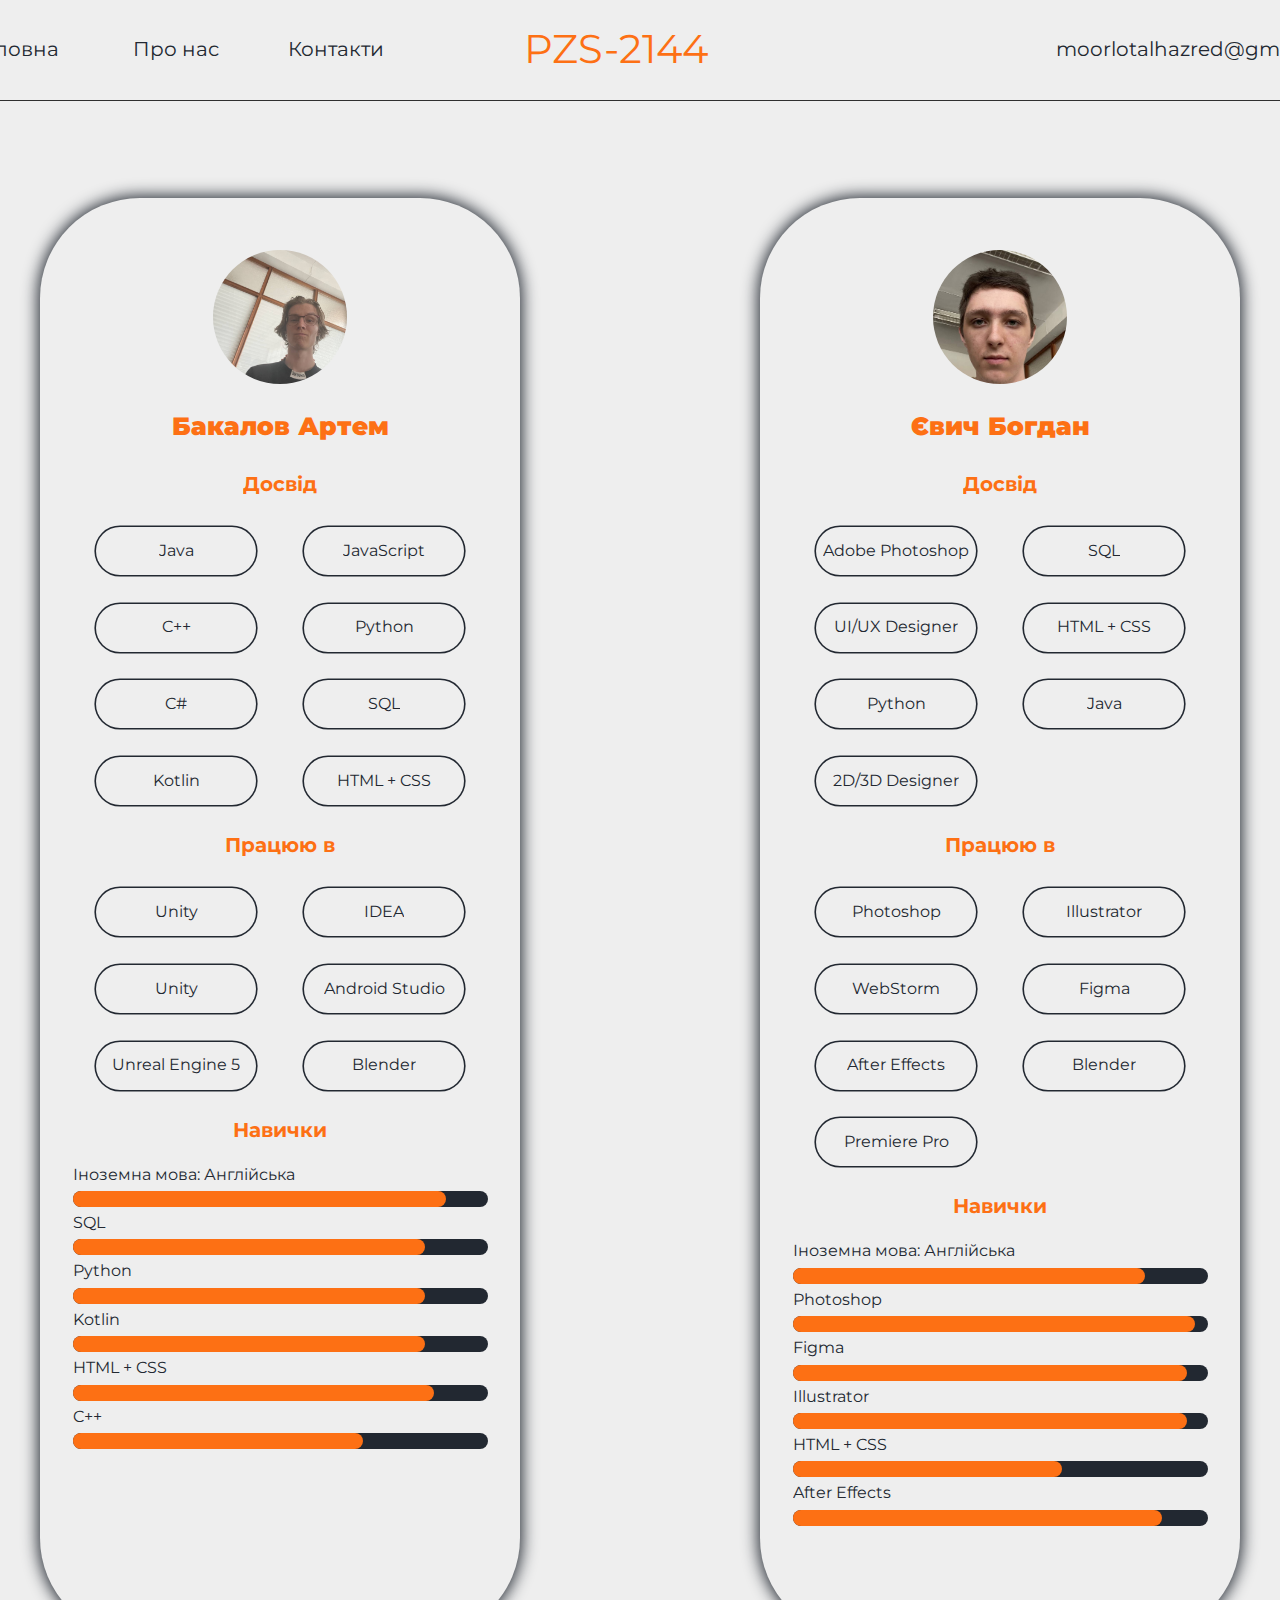
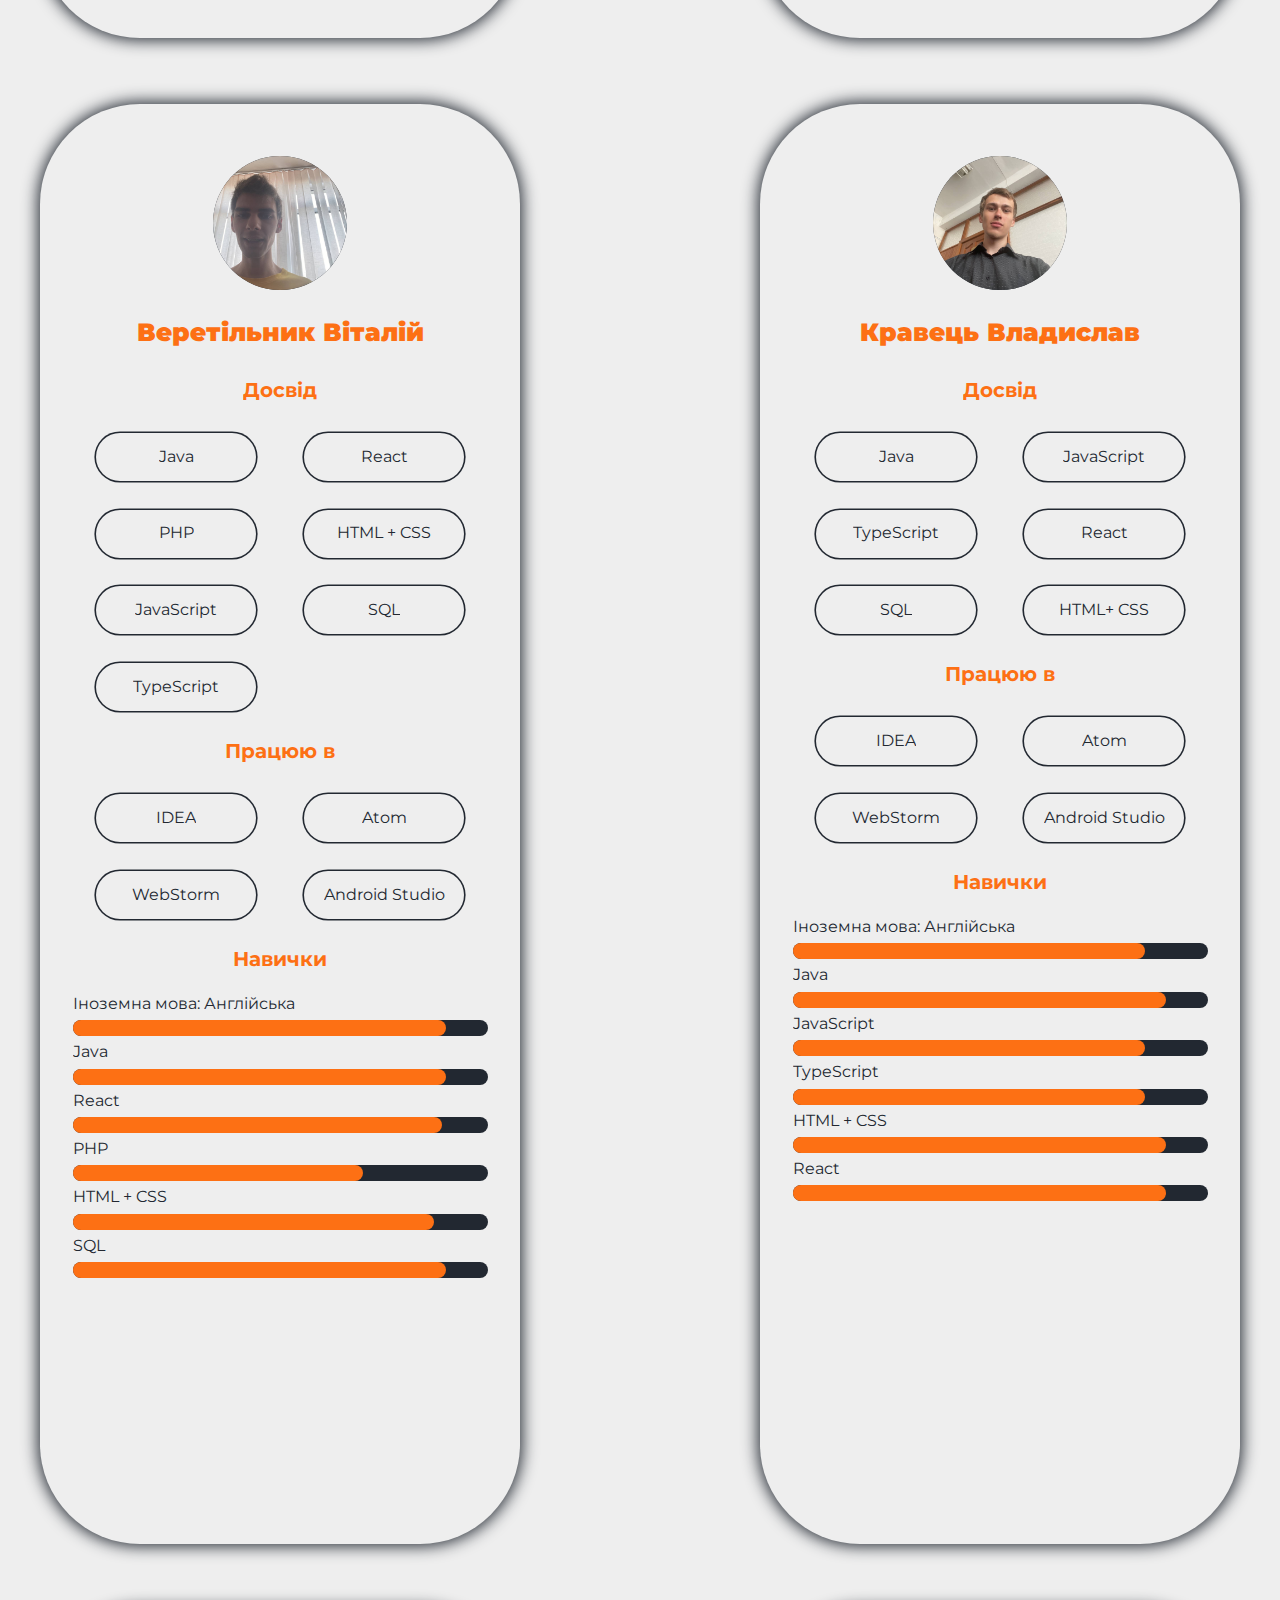
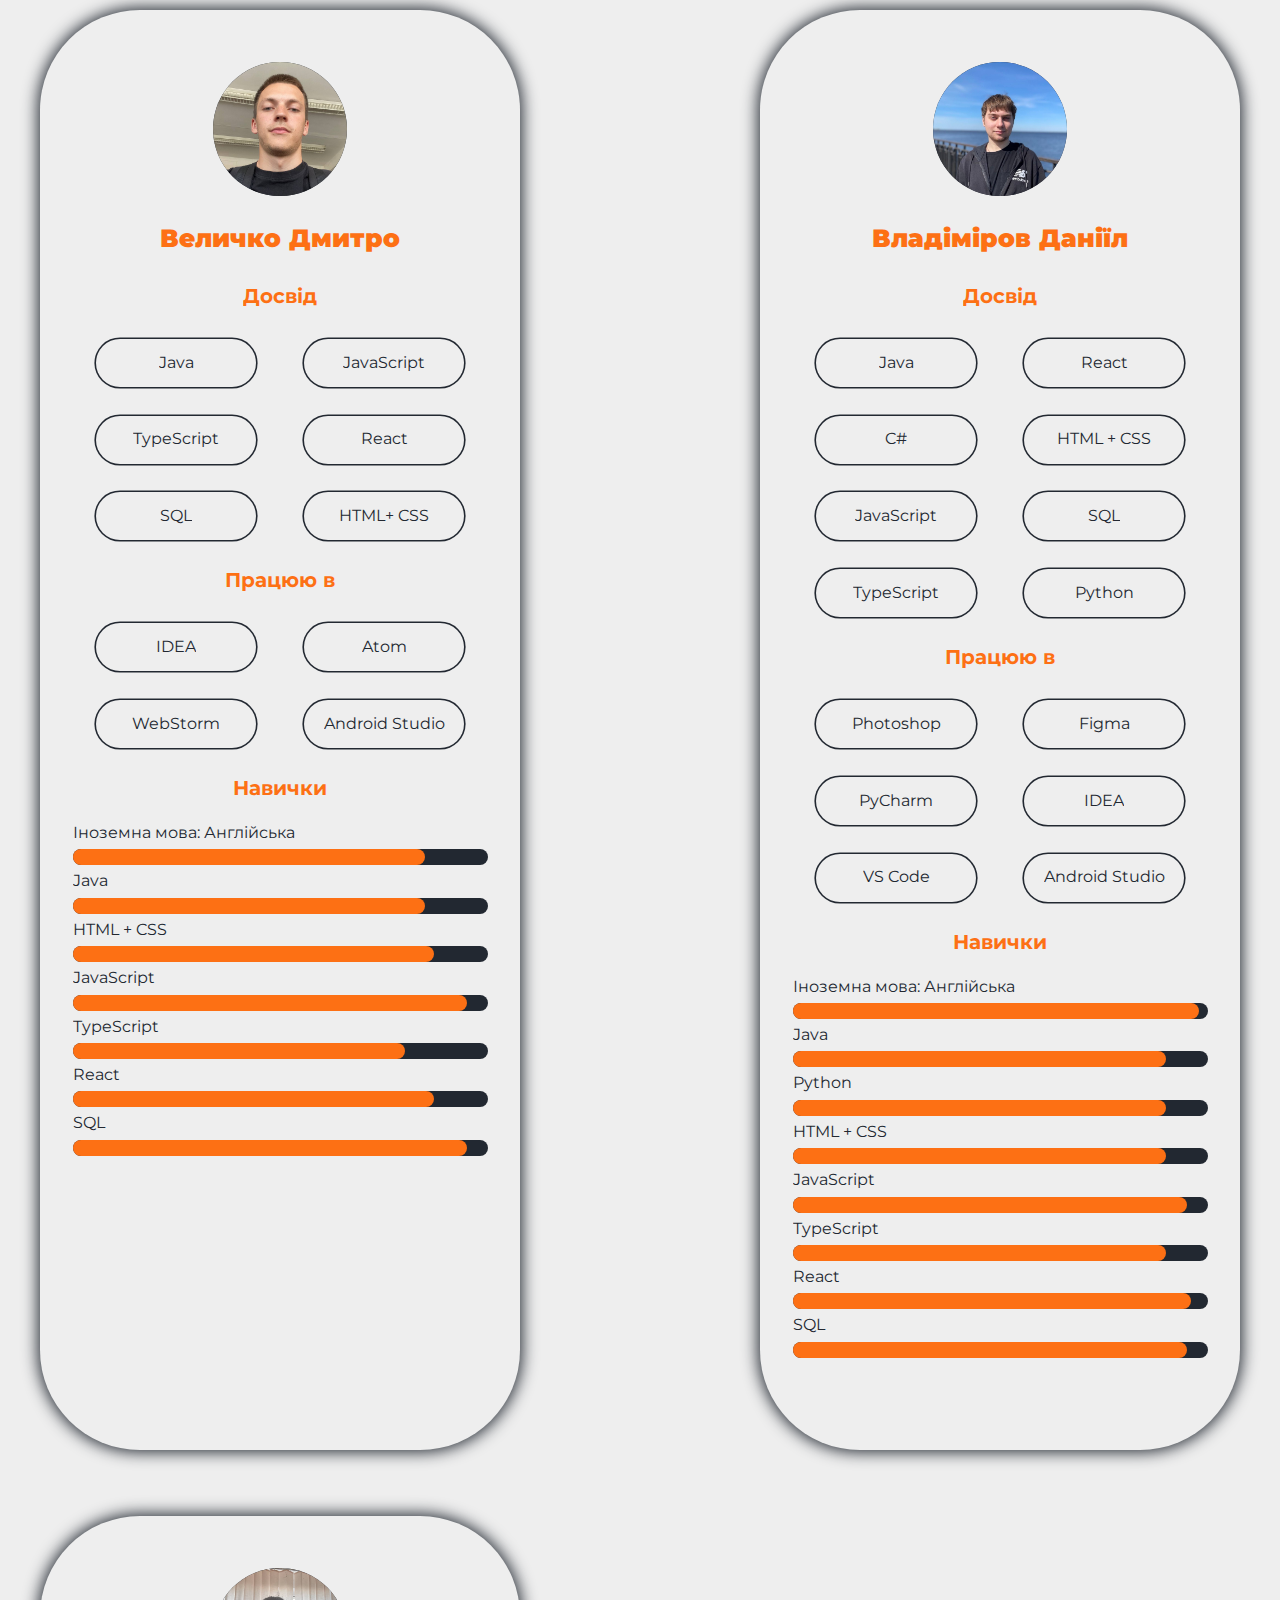
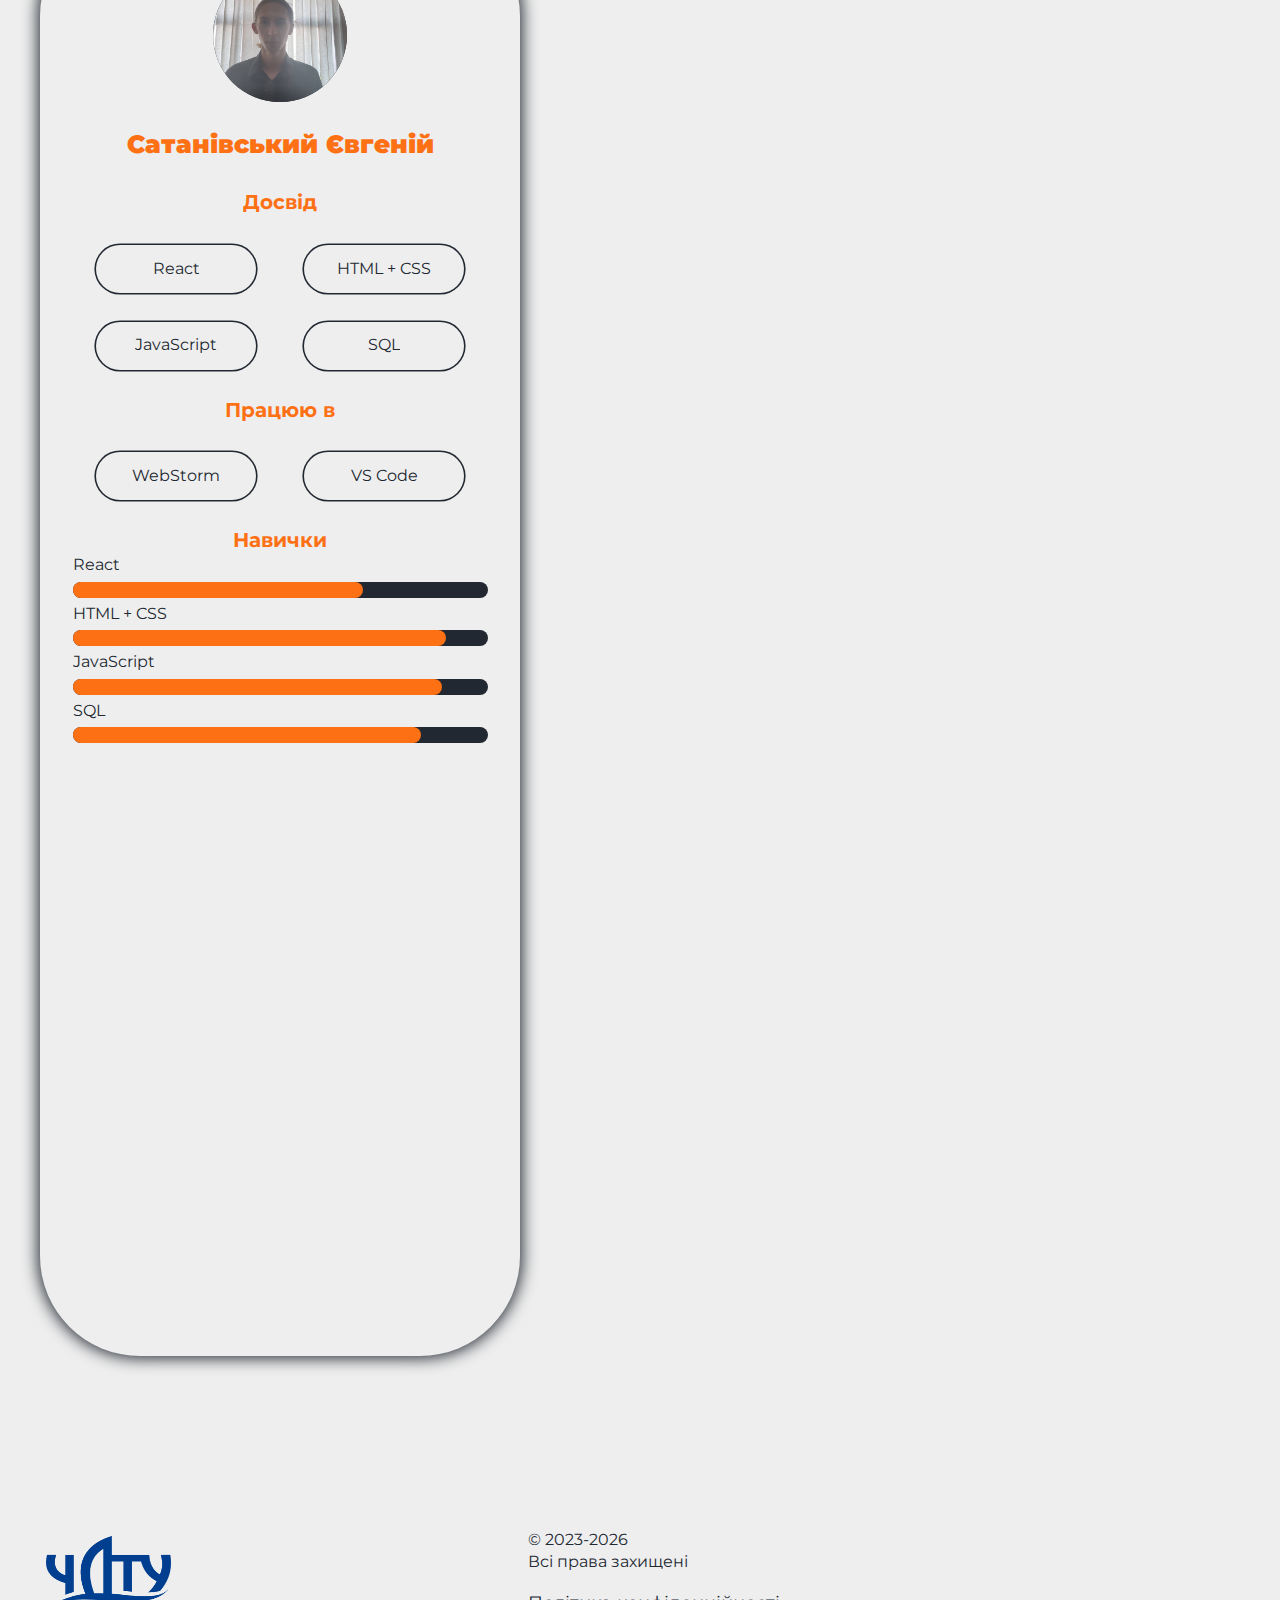
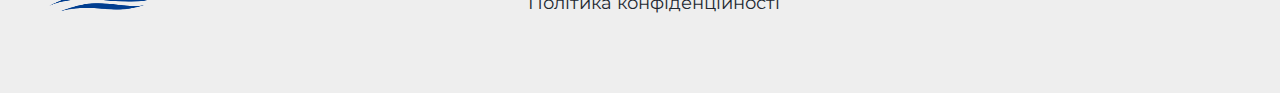
<file: about.html>
<!doctype html>
<html class="no-js" lang="">

<head>
  <meta charset="utf-8">
  <title>Група ПЗС-2144</title>
  <meta name="description" content="">
  <meta name="viewport" content="width=device-width, initial-scale=1">
  <link rel="apple-touch-icon" href="C:/Users/micro/IdeaProjects/Project/img/icon.png">
  <link rel="icon" type="image/x-icon" href="C:/Users/micro/IdeaProjects/Project/img/icon.png">
  <link href='https://fonts.googleapis.com/css?family=Montserrat' rel='stylesheet'>
  <link rel="stylesheet" href="css/normalize.css">
  <link rel="stylesheet" href="css/about.css">
  <link rel="stylesheet" href="css/main.css">

</head>
<!-- =======BODY======== -->
<body>
<!-- =======HEADER======== -->



<script type="text/javascript" src="//translate.google.com/translate_a/element.js?cb=googleTranslateElementInit"></script>
<header class="div-header" id="header">
  <nav>
    <ul class="nav-links">
      <li><a href="index.html">Головна</a></li>
      <li><a href="about.html">Про нас</a></li>
      <li><a href="contacts.html">Контакти</a></li>
      <li><a id="logo" href="">PZS-2144</a></li>
    </ul>
    <div id="google_translate_element"></div>

    <script type="text/javascript">
      function googleTranslateElementInit() {
        new google.translate.TranslateElement({pageLanguage: 'ua'}, 'google_translate_element');
      }
    </script>

    <a href="" class="nav-link">moorlotalhazred@gmail.com</a>  </nav>
</header>
<!-- =======GROUP OF ELEMENTS======== -->
<div class="nav-bar"></div>
<div id="group-1">
  <div class="author-card">
    <img class="author-logo" id="author-logo-0">
    <p class="author-name" id="name-0"><strong>Бакалов Артем</strong></p>
    <p class="author-exp">Досвід</p>
    <div class="author-elem-groups">
      <div class="element"><a>Java</a></div>
      <div class="element"><a>JavaScript</a></div>
      <div class="element"><a>C++</a></div>
      <div class="element"><a>Python</a></div>
      <div class="element"><a>C#</a></div>
      <div class="element"><a>SQL</a></div>
      <div class="element"><a>Kotlin</a></div>
      <div class="element"><a>HTML + CSS</a></div>
    </div>
    <p class="author-workingWith">Працюю в </p>
    <div class="author-elem-groups">
      <div class="element"><a>Unity</a></div>
      <div class="element"><a>IDEA</a></div>
      <div class="element"><a>Unity</a></div>
      <div class="element"><a>Android Studio</a></div>
      <div class="element"><a>Unreal Engine 5</a></div>
      <div class="element"><a>Blender</a></div>
    </div>
    <p class="author-workingWith">Навички </p>
    <div id="skills-0"></div>
  </div>
  <div class="author-card">
    <img class="author-logo" id="author-logo-1">
    <p class="author-name" id="name-1"><strong>Євич Богдан</strong></p>
    <p class="author-exp">Досвід</p>
    <div class="author-elem-groups">
      <div class="element"><a>Adobe Photoshop</a></div>
      <div class="element"><a>SQL</a></div>
      <div class="element"><a>UI/UX Designer</a></div>
      <div class="element"><a>HTML + CSS</a></div>
      <div class="element"><a>Python</a></div>
      <div class="element"><a>Java</a></div>
      <div class="element"><a>2D/3D Designer</a></div>
    </div>
    <p class="author-workingWith">Працюю в </p>
    <div class="author-elem-groups">
      <div class="element"><a>Photoshop</a></div>
      <div class="element"><a>Illustrator</a></div>
      <div class="element"><a>WebStorm</a></div>
      <div class="element"><a>Figma</a></div>
      <div class="element"><a>After Effects</a></div>
      <div class="element"><a>Blender</a></div>
      <div class="element"><a>Premiere Pro</a></div>
    </div>
    <p class="author-workingWith">Навички </p>
    <div id="skills-1"></div>
  </div>
  <div class="author-card">
    <img class="author-logo" id="author-logo-2">
    <p class="author-name" id="name-2"><strong>Веретільник Віталій</strong></p>
    <p class="author-exp">Досвід</p>
    <div class="author-elem-groups">
      <div class="element"><a>Java</a></div>
      <div class="element"><a>React</a></div>
      <div class="element"><a>PHP</a></div>
      <div class="element"><a>HTML + CSS</a></div>
      <div class="element"><a>JavaScript</a></div>
      <div class="element"><a>SQL</a></div>
      <div class="element"><a>TypeScript</a></div>
    </div>
    <p class="author-workingWith">Працюю в </p>
    <div class="author-elem-groups">
      <div class="element"><a>IDEA</a></div>
      <div class="element"><a>Atom</a></div>
      <div class="element"><a>WebStorm</a></div>
      <div class="element"><a>Android Studio</a></div>
    </div>
    <p class="author-workingWith">Навички </p>
    <div id="skills-2"></div>
  </div>
  <div class="author-card">
    <img class="author-logo" id="author-logo-3">
    <p class="author-name" id="name-3"><strong>Кравець Владислав</strong></p>
    <p class="author-exp">Досвід</p>
    <div class="author-elem-groups">
      <div class="element"><a>Java</a></div>
      <div class="element"><a>JavaScript</a></div>
      <div class="element"><a>TypeScript</a></div>
      <div class="element"><a>React</a></div>
      <div class="element"><a>SQL</a></div>
      <div class="element"><a>HTML+ CSS</a></div>
    </div>
    <p class="author-workingWith">Працюю в </p>
    <div class="author-elem-groups">
      <div class="element"><a>IDEA</a></div>
      <div class="element"><a>Atom</a></div>
      <div class="element"><a>WebStorm</a></div>
      <div class="element"><a>Android Studio</a></div>
    </div>
    <p class="author-workingWith">Навички </p>
    <div id="skills-3"></div>
  </div>
  <div class="author-card">
    <img class="author-logo" id="author-logo-4">
    <p class="author-name" id="name-4"><strong>Величко Дмитро</strong></p>
    <p class="author-exp">Досвід</p>
    <div class="author-elem-groups">
      <div class="element"><a>Java</a></div>
      <div class="element"><a>JavaScript</a></div>
      <div class="element"><a>TypeScript</a></div>
      <div class="element"><a>React</a></div>
      <div class="element"><a>SQL</a></div>
      <div class="element"><a>HTML+ CSS</a></div>
    </div>
    <p class="author-workingWith">Працюю в </p>
    <div class="author-elem-groups">
      <div class="element"><a>IDEA</a></div>
      <div class="element"><a>Atom</a></div>
      <div class="element"><a>WebStorm</a></div>
      <div class="element"><a>Android Studio</a></div>
    </div>
    <p class="author-workingWith">Навички </p>
    <div id="skills-4"></div>
  </div>
  <div class="author-card">
    <img class="author-logo" id="author-logo-5">
    <p class="author-name" id="name-5"><strong>Владіміров Даніїл</strong></p>
    <p class="author-exp">Досвід</p>
    <div class="author-elem-groups">
      <div class="element"><a>Java</a></div>
      <div class="element"><a>React</a></div>
      <div class="element"><a>C#</a></div>
      <div class="element"><a>HTML + CSS</a></div>
      <div class="element"><a>JavaScript</a></div>
      <div class="element"><a>SQL</a></div>
      <div class="element"><a>TypeScript</a></div>
      <div class="element"><a>Python</a></div>
    </div>
    <p class="author-workingWith">Працюю в </p>
    <div class="author-elem-groups">
      <div class="element"><a>Photoshop</a></div>
      <div class="element"><a>Figma</a></div>
      <div class="element"><a>PyCharm</a></div>
      <div class="element"><a>IDEA</a></div>
      <div class="element"><a>VS Code</a></div>
      <div class="element"><a>Android Studio</a></div>
    </div>
    <p class="author-workingWith">Навички </p>
    <div id="skills-5"></div>
  </div>

  <div class="author-card">
    <img class="author-logo" id="author-logo-6">
    <p class="author-name" id="name-5"><strong>Сатанівський Євгеній</strong></p>
    <p class="author-exp">Досвід</p>
    <div class="author-elem-groups">
      <div class="element"><a>React</a></div>
      <div class="element"><a>HTML + CSS</a></div>
      <div class="element"><a>JavaScript</a></div>
      <div class="element"><a>SQL</a></div>
    </div>
    <p class="author-workingWith">Працюю в </p>
    <div class="author-elem-groups">
      <div class="element"><a>WebStorm</a></div>
      <div class="element"><a>VS Code</a></div>
    </div>
    <p class="author-workingWith">Навички </p>
    <div id="skills-6"></div>
  </div>
  </div>

</div>
<!-- =======FOOTER======== -->
<footer class="footer">
  <div class="footer-element-logo">
    <img id="footer-logo">
  </div>
  <div class="footer-element-data">
    <p id="f-el-d-1">
      © 2023-2026<br>
      Всі права захищені
    </p>
    <p id="f-el-d-2">
      Політика конфіденційності
    </p>
  </div>
  <div class="footer-element-empty">

  </div>
  <div class="footer-element-onTop" id="to-top">
    <a>
      Телепортуватись у гору >
    </a>
  </div>
</footer>
</body>
<script src="js/footer-main-teleport.js"></script>
<script src="js/aboutUs-stats.js"></script>
</html>
</file>
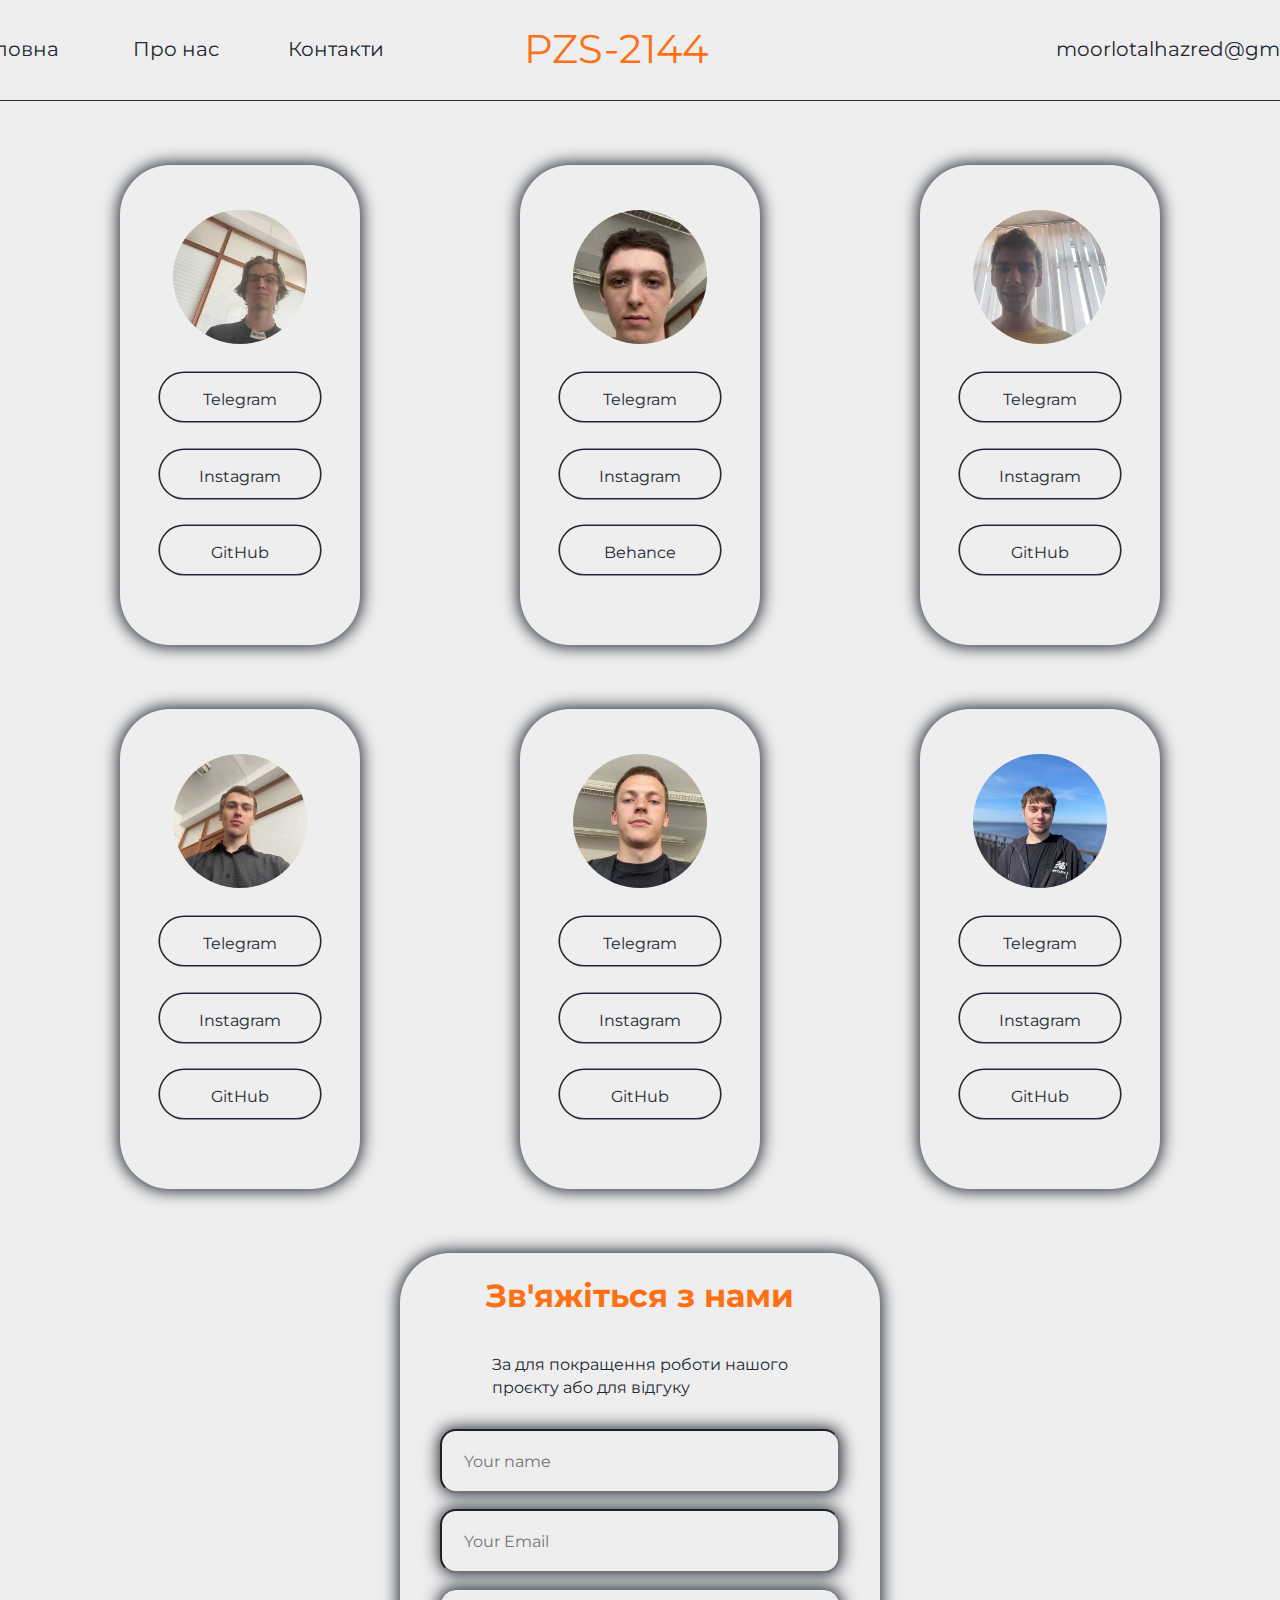
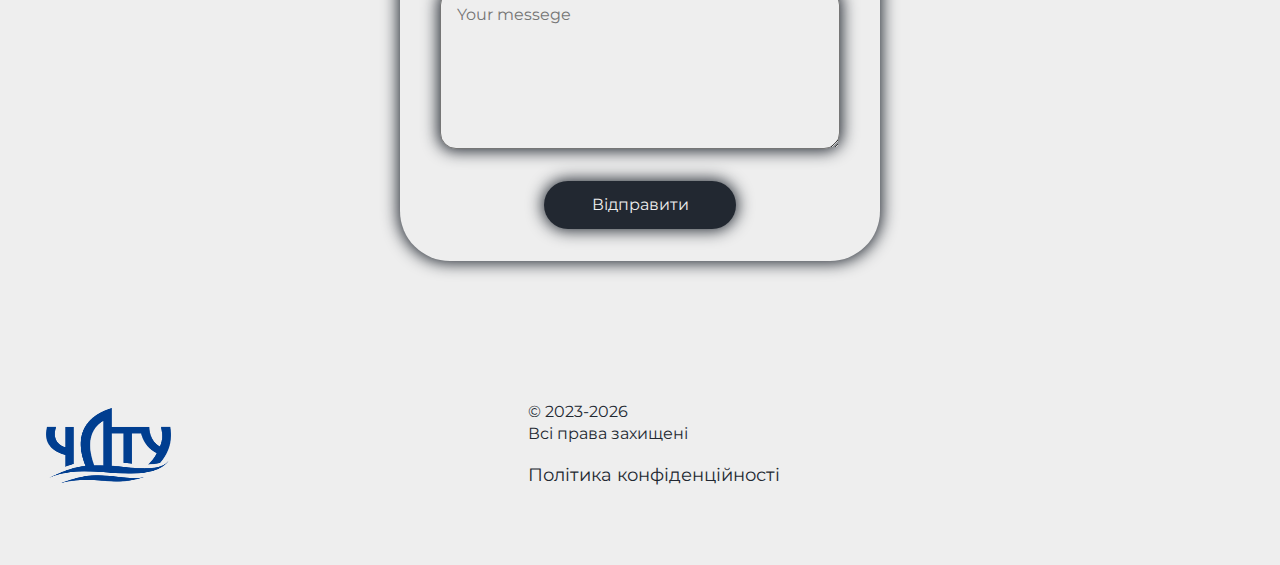
<file: contacts.html>
<!doctype html>
<html class="no-js" lang="">

<head>
  <meta charset="utf-8">
  <title>Група ПЗС-2144</title>
  <meta name="description" content="">
  <meta name="viewport" content="width=device-width, initial-scale=1">
  <script type="text/javascript" src="//translate.google.com/translate_a/element.js?cb=googleTranslateElementInit"></script>

  <link rel="apple-touch-icon" href="C:/Users/micro/IdeaProjects/Project/img/icon.png">
  <link rel="icon" type="image/x-icon" href="C:/Users/micro/IdeaProjects/Project/img/icon.png">
  <link href='https://fonts.googleapis.com/css?family=Montserrat' rel='stylesheet'>
  <link rel="stylesheet" href="css/normalize.css">
  <link rel="stylesheet" href="css/contacts.css">
  <link rel="stylesheet" href="css/main.css">

</head>
<!-- =======BODY======== -->
<body>
<!-- =======HEADER======== -->
<header class="div-header" id="header">
  <nav>
    <ul class="nav-links">
      <li><a href="index.html">Головна</a></li>
      <li><a href="about.html">Про нас</a></li>
      <li><a href="contacts.html">Контакти</a></li>
      <li><a id="logo" href="">PZS-2144</a></li>
    </ul>
    <div id="google_translate_element"></div>

    <script type="text/javascript">
      function googleTranslateElementInit() {
        new google.translate.TranslateElement({pageLanguage: 'ua'}, 'google_translate_element');
      }
    </script>

    <a href="" class="nav-link">moorlotalhazred@gmail.com</a>  </nav>
</header>
<!-- =======GROUP OF ELEMENTS======== -->
<div class="nav-bar"></div>
<div id="group-1">
  <div class="table" id="group-1-0">
    <img id="author-logo-0">
    <div class="button"><a href="https://t.me/Rusni_3_14z_da">Telegram</a></div>
    <div class="button"><a href="https://www.instagram.com/unique.ill">Instagram</a></div>
    <div class="button"><a href="https://github.com/MOORLOT">GitHub</a></div>
  </div>
  <div class="table" id="group-1-1">
    <img id="author-logo-1">
    <div class="button"><a href="https://t.me/V4ldem4r">Telegram</a></div>
    <div class="button"><a href="https://www.instagram.com/unique.ill/">Instagram</a></div>
    <div class="button"><a href="https://www.behance.net/bogdanevich">Behance</a></div>
  </div>
  <div class="table" id="group-1-2">
    <img id="author-logo-2">
    <div class="button"><a href="https://t.me/Holscore">Telegram</a></div>
    <div class="button"><a href="https://www.instagram.com">Instagram</a></div>
    <div class="button"><a href="https://github.com/hollli">GitHub</a></div>
  </div>
  <div class="table" id="group-1-3">
    <img id="author-logo-3">
    <div class="button"><a href="https://t.me/velychko21">Telegram</a></div>
    <div class="button"><a href="https://www.instagram.com">Instagram</a></div>
    <div class="button"><a href="https://github.com/Velychko19">GitHub</a></div>
  </div>
  <div class="table" id="group-1-4">
    <img id="author-logo-4">
    <div class="button"><a href="https://t.me/vlad_kravets12">Telegram</a></div>
    <div class="button"><a href="https://www.instagram.com">Instagram</a></div>
    <div class="button"><a href="https://github.com/VladislavKravets">GitHub</a></div>
  </div>
  <div class="table" id="group-1-5">
    <img id="author-logo-5">
    <div class="button"><a href="https://t.me/ButerSurname">Telegram</a></div>
    <div class="button"><a href="https://www.instagram.com">Instagram</a></div>
    <div class="button"><a href="https://github.com//DanilVladimirov">GitHub</a></div>
  </div>
  <div></div>
  <div class="table" id="group-1-6">
    <h1>Зв'яжіться з нами</h1>
    <p>За для покращення роботи нашого<br>
      проєкту або для відгуку</p>
    <div class="fcf-body">
      <div id="fcf-form">
        <script src="js/footer-main-teleport.js"></script>

        <form id="fcf-form-id" class="fcf-form-class" method="POST"  action="https://formspree.io/f/myyqgjlz">
        <div class="fcf-form-group">
            <div class="fcf-input-group">
              <input type="text" id="Name" name="Name" class="fcf-form-control" maxlength="255" rows="1"
                        placeholder="Your name"
                        required></input>
            </div>
          </div>
          <div class="fcf-form-group">
            <div class="fcf-input-group">
              <input type="email" id="Email" name="Email" class="fcf-form-control" maxlength="300"
                        placeholder="Your Email" rows="1" required></input>
            </div>
          </div>
          <div class="fcf-form-group">
            <div class="fcf-input-group">
              <textarea id="Message" name="Message" class="fcf-form-control" placeholder="Your messege" rows="6"
                        maxlength="3000"
                        required></textarea>
            </div>
          </div>
          <div class="fcf-form-group">
            <button type="submit" id="fcf-button" class="fcf-btn fcf-btn-primary fcf-btn-lg fcf-btn-block">Відправити
            </button>
          </div>
        </form>
      </div>
    </div>
  </div>
  <div></div>
</div>
<!-- =======FOOTER======== -->
<footer class="footer">
  <div class="footer-element-logo">
    <img id="footer-logo">
  </div>
  <div class="footer-element-data">
    <p id="f-el-d-1">
      © 2023-2026<br>
      Всі права захищені
    </p>
    <p id="f-el-d-2">
      Політика конфіденційності
    </p>
  </div>
  <div class="footer-element-empty">

  </div>
  <div class="footer-element-onTop" id="to-top">
    <a>
      Телепортуватись у гору >
    </a>
  </div>
</footer>
</body>
<script src="js/footer-main-teleport.js"></script>
</html>
</file>
<file: css/about.css>
* {
  font-family: Montserrat, serif;
  box-sizing: border-box;
}

body {
  background: #EEEEEE; /* Backup color */
  height: auto;
  display: flex;
  flex-direction: column;
}

/*Header (START)*/
.div-header {
  position: relative;
  width: 100%;
  height: 5em;
  background: #EEEEEE;
  padding: 1em;
  display: grid;
  align-items: center;
  justify-content: center;
}

.sticky {
  position: fixed;
  top: 0;
  width: 100%;
}

.content {
  padding: 0 7%;
  display: grid;
}

.sticky + .content {
  padding-top: 100px;
}

nav {
  display: grid;
  align-items: center;
  height: 65px;
  width: 100%;
  grid-template-columns: 10em 10em 10em 25em 15em 18em;

}

.nav-links li a:hover {
  color: #FD7014;
}

.nav-links {
  width: 400px;
  display: contents;
}

.nav-link:hover {
  color: #FD7014;
}

.nav-links li {
  display: inline-block;
  margin: 0.5% 3%;
}

.nav-links li a {
  text-decoration: none;
  display: grid;
  text-align: center;
  box-sizing: border-box;
  font-size: 20px;
  color: #222831;
  align-items: center;
  transition-duration: 0.4s;
}

#logo {
  margin-left: auto;
  text-decoration: none;
  margin-left: auto;
  text-decoration: none;
  display: grid;
  text-align: center;
  box-sizing: border-box;
  font-size: 40px;
  color: #FD7014;
  align-items: center;
}

.nav-bar {
  height: 1px;
  margin-top: 20px;
  white: 100%;
  background: #393E46;
}

.nav-link {
  margin-left: auto;
  margin-right: 3%;
  text-decoration: none;
  margin-left: auto;
  text-decoration: none;
  display: grid;
  text-align: center;
  box-sizing: border-box;
  font-size: 20px;
  color: #222831;
  align-items: center;
  transition-duration: 0.4s;
}

/*Header (END)*/

/*Footer start*/
.footer {
  bottom: 0;
  left: 0;
  right: 0;
  width: 100%;
  height: 15em;
  background: #EEEEEE;
  padding: 1em;
  display: grid;
  grid-template-columns: 35em 28em 20em 1em;
  align-items: center;
  justify-content: center;
}

.footer-element-logo {
}

#footer-logo {
  height: 75px;
  width: 125px;
  margin-left: 14%;
  content: url(../img/chdtulogo.png);
}

.footer-element-data {
  text-align: center;
}

#f-el-d-1 {
  color: #222831;
  font-size: 1em;
  text-align: left;
}

#f-el-d-2 {
  color: #222831;
  font-size: 1.1em;
  text-align: left;
}

.footer-element-onTop {
  color: #FD7014;
  font-size: 1.1em;
  font-weight: 1000;
  letter-spacing: -1px;
  transform: rotate(180deg);
  writing-mode: vertical-rl;
  transition-duration: 0.4s;
}

.footer-element-onTop:hover{
  color: #222831;
}
/*Footer (END)*/
.logo {
  height: 30px;
  margin-left: 14%;
  content: url(../img/chdtulogo.png);
}

.nav-bar {
  height: 1px;
  white: 100%;
  background: #2f2f2f;
}

.nav-link {
  margin-left: auto;
  margin-right: 3%;
  text-decoration: none;
  margin-left: auto;
  text-decoration: none;
  display: grid;
  text-align: center;
  box-sizing: border-box;
  font-size: 20px;
  color: #222831;
  align-items: center;
}

/*Header (END)*/

/*body elements (START)*/

#group-1 {
  display: grid;
  height: auto;
  width: 100%;
  justify-content: center;
  align-items: center;
  padding: 4em;
  justify-items: center;
  grid-template-columns: 45em 45em;
  min-height: 38.4375em;
}

.author-card {
  display: flex;
  width: 30em;
  height: 90em;
  margin: 33px;
  box-shadow: 0em 0em 1em 0.1em #222831;
  align-items: center;
  justify-items: center;
  border-radius: 6.25em;
  flex-direction: column;
  justify-content: start;
  align-content: center;
  transition: all .2s;
}

.author-card a {
  box-sizing: border-box;
  color: #222831;
  letter-spacing: 0;
  text-overflow: ellipsis;
  overflow: hidden;
  text-align: left;
}

.author-card p {
  box-sizing: border-box;
  color: #FD7014;
  letter-spacing: 0;
  text-overflow: ellipsis;
  overflow: hidden;
  text-align: left;
}

.author-logo {
  height: 8.375em;
  width: 8.375em;
  background-color: #222831;
  margin-top: 3.25em;
  border-radius: 15em;
}

#author-logo-0 {
  height: 8.375em;
  width: 8.375em;
  border-radius: 15em;
  content: url(../img/autor-logo-0.jpg);
  object-fit: cover;
}

#author-logo-1 {
  height: 8.375em;
  width: 8.375em;
  border-radius: 15em;
  content: url(../img/autor-logo-1.jpg);
  object-fit: cover;
}


#author-logo-2 {
  height: 8.375em;
  width: 8.375em;
  border-radius: 15em;
  content: url(../img/autor-logo-4.jpg);
  object-fit: cover;
}

#author-logo-3 {
  height: 8.375em;
  width: 8.375em;
  border-radius: 15em;
  content: url(../img/autor-logo-2.jpg);
  object-fit: cover;
}


#author-logo-4 {
  height: 8.375em;
  width: 8.375em;
  border-radius: 15em;
  content: url(../img/autor-logo-3.jpg);
  object-fit: cover;
}

#author-logo-5 {
  height: 8.375em;
  width: 8.375em;
  border-radius: 15em;
  content: url(../img/author-logo-5.jpg);
  object-fit: cover;
}

#author-logo-6 {
  height: 8.375em;
  width: 8.375em;
  border-radius: 15em;
  content: url(../img/author-logo-6.jpg);
  object-fit: cover;
}

.author-name {
  font-size: 1.5625em;
  font-weight: bold;
  margin-top: 1em;
  margin-bottom: 0em;
}

.author-elem-groups {
  display: grid;
  justify-content: center;
  justify-items: center;
  grid-template-columns: 13em 13em;
}

.element {
  width: 10em;
  height: 3em;
  box-shadow: 0em 0em 0em 0.1em #222831;
  display: grid;
  justify-content: center;
  align-items: center;
  justify-items: center;
  margin-top: 1.8em;
  border-radius: 5em;
}

.author-exp {
  font-size: 1.25em;
  font-weight: bold;
  margin-top: 1.3em;
  margin-bottom: 0em;
}

.author-workingWith {
  font-size: 1.25em;
  font-weight: bold;
  margin-top: 1.3em;
  margin-bottom: 0em;
}

.author-workingWith {
  font-size: 1.25em;
  font-weight: bold;
  margin-top: 1.3em;
  margin-bottom: 0em;
}

.status_bar_a {
  box-sizing: border-box;
  color: #222831;
  letter-spacing: 0;
  text-overflow: ellipsis;
  overflow: hidden;
  text-align: left;
}

.status_bar {
  height: 1em;
  width: 25.9375em;
  background-color: #222831;
  margin-top: 5px;
  margin-bottom: 5px;
  border-radius: 2.25em;
}

.status_bar div {
  background-color: #FD7014;
  height: 100%;
  border-radius: 2.25em;
}

#skills-0 {
  margin-top: 20px;
}

#skills-1 {
  margin-top: 20px;
}

#skills-2 {
  margin-top: 20px;
}

#skills-3 {
  margin-top: 20px;
}

#skills-4 {
  margin-top: 20px;
}
#skills-5{
  margin-top: 20px;
}

/*.VIpgJd-ZVi9od-l4eHX-hSRGPd{*/
/*  display: none;*/
/*}*/
/*.targetLanguage{*/
/*       display: none;*/
/*     }*/
/*body elements (END)*/
</file>
<file: css/main.css>
/*! HTML5 Boilerplate v8.0.0 | MIT License | https://html5boilerplate.com/ */

/* main.css 2.1.0 | MIT License | https://github.com/h5bp/main.css#readme */
/*
 * What follows is the result of much research on cross-browser styling.
 * Credit left inline and big thanks to Nicolas Gallagher, Jonathan Neal,
 * Kroc Camen, and the H5BP dev community and team.
 */

/* ==========================================================================
   Base styles: opinionated defaults
   ========================================================================== */

html {
  color: #222 !important;
  font-size: 1em !important;
  line-height: 1.4 !important;
}

/*
 * Remove text-shadow in selection highlight:
 * https://twitter.com/miketaylr/status/12228805301
 *
 * Vendor-prefixed and regular ::selection selectors cannot be combined:
 * https://stackoverflow.com/a/16982510/7133471
 *
 * Customize the background color to match your design.
 */

::-moz-selection {
  background: #b3d4fc !important;
  text-shadow: none !important;
}

::selection {
  background: #b3d4fc !important;
  text-shadow: none !important;
}

/*
 * A better looking default horizontal rule
 */

hr {
  display: block !important;
  height: 1px !important;
  border: 0 !important;
  border-top: 1px solid #ccc !important;
  margin: 1em 0 !important;
  padding: 0 !important;
}

/*
 * Remove the gap between audio, canvas, iframes,
 * images, videos and the bottom of their containers:
 * https://github.com/h5bp/html5-boilerplate/issues/440
 */

audio,
canvas,
iframe,
img,
svg,
video {
  vertical-align: middle !important;
}

/*
 * Remove default fieldset styles.
 */

fieldset {
  border: 0 !important;
  margin: 0 !important;
  padding: 0 !important;
}

/*
 * Allow only vertical resizing of textareas.
 */

textarea {
  resize: vertical !important;
}

/* ==========================================================================
   Author's custom styles
   ========================================================================== */

/* ==========================================================================
   Helper classes
   ========================================================================== */

/*
 * Hide visually and from screen readers
 */

.hidden,
[hidden] {
  display: none !important;
}

/*
 * Hide only visually, but have it available for screen readers:
 * https://snook.ca/archives/html_and_css/hiding-content-for-accessibility
 *
 * 1. For long content, line feeds are not interpreted as spaces and small width
 *    causes content to wrap 1 word per line:
 *    https://medium.com/@jessebeach/beware-smushed-off-screen-accessible-text-5952a4c2cbfe
 */

.sr-only {
  border: 0 !important;
  clip: rect(0, 0, 0, 0) !important;
  height: 1px !important;
  margin: -1px !important;
  overflow: hidden !important;
  padding: 0 !important;
  position: absolute !important;
  white-space: nowrap !important;
  width: 1px !important;
  /* 1 */
}

/*
 * Extends the .sr-only class to allow the element
 * to be focusable when navigated to via the keyboard:
 * https://www.drupal.org/node/897638
 */

.sr-only.focusable:active,
.sr-only.focusable:focus {
  clip: auto !important;
  height: auto !important;
  margin: 0 !important;
  overflow: visible !important;
  position: static !important;
  white-space: inherit !important;
  width: auto !important;
}

/*
 * Hide visually and from screen readers, but maintain layout
 */

.invisible {
  visibility: hidden !important;
}

/*
 * Clearfix: contain floats
 *
 * For modern browsers
 * 1. The space content is one way to avoid an Opera bug when the
 *    `contenteditable` attribute is included anywhere else in the document.
 *    Otherwise it causes space to appear at the top and bottom of elements
 *    that receive the `clearfix` class.
 * 2. The use of `table` rather than `block` is only necessary if using
 *    `:before` to contain the top-margins of child elements.
 */

.clearfix::before,
.clearfix::after {
  content: " " !important;
  display: table !important;
}

.clearfix::after {
  clear: both !important;
}

/* ==========================================================================
   EXAMPLE Media Queries for Responsive Design.
   These examples override the primary ('mobile first') styles.
   Modify as content requires.
   ========================================================================== */

@media only screen and (min-width: 35em) {
  /* Style adjustments for viewports that meet the condition */
}

@media print,
  (-webkit-min-device-pixel-ratio: 1.25),
  (min-resolution: 1.25dppx),
  (min-resolution: 120dpi) {
  /* Style adjustments for high resolution devices */
}

/* ==========================================================================
   Print styles.
   Inlined to avoid the additional HTTP request:
   https://www.phpied.com/delay-loading-your-print-css/
   ========================================================================== */

@media print {
  *,
  *::before,
  *::after {
    background: #fff !important;
    color: #000 !important ;
    /* Black prints faster */
    box-shadow: none  !important;
    text-shadow: none  !important;
  }

  a,
  a:visited {
    text-decoration: underline !important;
  }

  a[href]::after {
    content: " (" attr(href) ")" !important;
  }

  abbr[title]::after {
    content: " (" attr(title) ")" !important;
  }

  /*
   * Don't show links that are fragment identifiers,
   * or use the `javascript:` pseudo protocol
   */
  a[href^="#"]::after,
  a[href^="javascript:"]::after {
    content: "" !important;
  }

  pre {
    white-space: pre-wrap !important;
  }

  pre,
  blockquote {
    border: 1px solid #999 !important;
    page-break-inside: avoid !important;
  }

  /*
   * Printing Tables:
   * https://web.archive.org/web/20180815150934/http://css-discuss.incutio.com/wiki/Printing_Tables
   */
  thead {
    display: table-header-group !important;
  }

  tr,
  img {
    page-break-inside: avoid !important;
  }

  p,
  h2,
  h3 {
    orphans: 3 !important;
    widows: 3 !important;
  }

  h2,
  h3 {
    page-break-after: avoid !important;
  }
}

.item{
  height: 500px !important;
  object-fit: cover !important;
}
img{
  /*max-width: 30% !important !important;*/
}
.container{
  width: 400px !important;
}
/*.carousel-inner {*/
/*  position: relative !important;*/
/*  width: 253% !important; !important !important;*/
/*}*/
</file>
<file: css/contacts.css>
* {
    font-family: Montserrat, serif;
    box-sizing: border-box;
}

body {
    background: #EEEEEE; /* Backup color */
    height: auto;
    display: flex;
    flex-direction: column;
}

/*Header (START)*/
.div-header {
    position: relative;
    width: 100%;
    height: 5em;
    background: #EEEEEE;
    padding: 1em;
    display: grid;
    align-items: center;
    justify-content: center;
}

.sticky {
    position: fixed;
    top: 0;
    width: 100%;
}

.content {
    padding: 0 7%;
    display: grid;
}

.sticky + .content {
    padding-top: 100px;
}

nav {
    display: grid;
    align-items: center;
    height: 65px;
    width: 100%;
    grid-template-columns: 10em 10em 10em 25em 15em 18em;

}

.nav-links li a:hover {
    color: #FD7014;
}

.nav-links {
    width: 400px;
    display: contents;
}

.nav-link:hover {
    color: #FD7014;
}

.nav-links li {
    display: inline-block;
    margin: 0.5% 3%;
}

.nav-links li a {
    text-decoration: none;
    display: grid;
    text-align: center;
    box-sizing: border-box;
    font-size: 20px;
    color: #222831;
    align-items: center;
    transition-duration: 0.4s;
}

#logo {
    margin-left: auto;
    text-decoration: none;
    margin-left: auto;
    text-decoration: none;
    display: grid;
    text-align: center;
    box-sizing: border-box;
    font-size: 40px;
    color: #FD7014;
    align-items: center;
}

.nav-bar {
    height: 1px;
    margin-top: 20px;
    white: 100%;
    background: #393E46;
}

.nav-link {
    margin-left: auto;
    margin-right: 3%;
    text-decoration: none;
    margin-left: auto;
    text-decoration: none;
    display: grid;
    text-align: center;
    box-sizing: border-box;
    font-size: 20px;
    color: #222831;
    align-items: center;
    transition-duration: 0.4s;
}

/*Header (END)*/

/*Footer start*/
.footer {
    bottom: 0;
    left: 0;
    right: 0;
    width: 100%;
    height: 15em;
    background: #EEEEEE;
    padding: 1em;
    display: grid;
    grid-template-columns: 35em 28em 20em 1em;
    align-items: center;
    justify-content: center;
}

.footer-element-logo {
}

#footer-logo {
    height: 75px;
    width: 125px;
    margin-left: 14%;
    content: url(../img/chdtulogo.png);
}

.footer-element-data {
    text-align: center;
}

#f-el-d-1 {
    color: #222831;
    font-size: 1em;
    text-align: left;
}

#f-el-d-2 {
    color: #222831;
    font-size: 1.1em;
    text-align: left;
}

.footer-element-onTop {
    color: #FD7014;
    font-size: 1.1em;
    font-weight: 1000;
    letter-spacing: -1px;
    transform: rotate(180deg);
    writing-mode: vertical-rl;
    transition-duration: 0.4s;
}

.footer-element-onTop:hover {
    color: #222831;
}

/*Footer (END)*/
.logo {
    height: 30px;
    margin-left: 14%;
    content: url(../img/chdtulogo.png);
}

.nav-bar {
    height: 1px;
    white: 100%;
    background: #2f2f2f;
}

.nav-link {
    margin-left: auto;
    margin-right: 3%;
    text-decoration: none;
    margin-left: auto;
    text-decoration: none;
    display: grid;
    text-align: center;
    box-sizing: border-box;
    font-size: 20px;
    color: #222831;
    align-items: center;
}

/*Header (END)*/

/*body elements (START)*/

#group-1 {
    display: grid;
    height: auto;
    width: 100%;
    justify-content: center;
    align-items: center;
    padding: 4em;
    justify-items: center;
    grid-template-columns: 33em 33em 33em;
    min-height: 38.4375em;
}

.author-card {
    display: flex;
    width: 30em;
    height: 90em;
    margin: 33px;
    box-shadow: 0em 0em 1em 0.1em #222831;
    align-items: center;
    justify-items: center;
    border-radius: 6.25em;
    flex-direction: column;
    justify-content: start;
    align-content: center;
    transition: all .2s;
}

.author-card a {
    box-sizing: border-box;
    color: #222831;
    letter-spacing: 0;
    text-overflow: ellipsis;
    overflow: hidden;
    text-align: left;
}


.author-card p {
    box-sizing: border-box;
    color: #FD7014;
    letter-spacing: 0;
    text-overflow: ellipsis;
    overflow: hidden;
    text-align: left;
}

.author-logo {
    height: 8.375em;
    width: 8.375em;
    margin-top: 45px;
    background-color: #222831;
    border-radius: 15em;
}

#author-logo-0 {
    height: 8.375em;
    width: 8.375em;
    margin-top: 45px;
    border-radius: 15em;
    content: url(../img/autor-logo-0.jpg);
    object-fit: cover;
}

#author-logo-1 {
    height: 8.375em;
    width: 8.375em;
    margin-top: 45px;
    border-radius: 15em;
    content: url(../img/autor-logo-1.jpg);
    object-fit: cover;
}


#author-logo-2 {
    height: 8.375em;
    width: 8.375em;
    margin-top: 45px;
    border-radius: 15em;
    content: url(../img/autor-logo-4.jpg);
    object-fit: cover;
}

#author-logo-3 {
    height: 8.375em;
    width: 8.375em;
    margin-top: 45px;
    border-radius: 15em;
    content: url(../img/autor-logo-2.jpg);
    object-fit: cover;
}


#author-logo-4 {
    height: 8.375em;
    width: 8.375em;
    margin-top: 45px;
    border-radius: 15em;
    content: url(../img/autor-logo-3.jpg);
    object-fit: cover;
}

#author-logo-5 {
    height: 8.375em;
    width: 8.375em;
    margin-top: 45px;
    border-radius: 15em;
    content: url(../img/author-logo-5.jpg);
    object-fit: cover;
}

#author-logo-6 {
    height: 8.375em;
    width: 8.375em;
    margin-top: 45px;
    border-radius: 15em;
    content: url(../img/author-logo-6.jpg);
    object-fit: cover;
}

.author-name {
    font-size: 1.5625em;
    font-weight: bold;
    margin-top: 1em;
    margin-bottom: 0em;
}

.author-elem-groups {
    display: grid;
    justify-content: center;
    justify-items: center;
    grid-template-columns: 13em 13em;
}

.element {
    width: 10em;
    height: 3em;
    box-shadow: 0em 0em 0em 0.1em #222831;
    display: grid;
    justify-content: center;
    align-items: center;
    justify-items: center;
    margin-top: 1.8em;
    border-radius: 5em;
}

.author-exp {
    font-size: 1.25em;
    font-weight: bold;
    margin-top: 1.3em;
    margin-bottom: 0em;
}

.author-workingWith {
    font-size: 1.25em;
    font-weight: bold;
    margin-top: 1.3em;
    margin-bottom: 0em;
}

.author-workingWith {
    font-size: 1.25em;
    font-weight: bold;
    margin-top: 1.3em;
    margin-bottom: 0em;
}

#Name {
    width: 25em;
    height: 4em;
    padding: 22px;
    box-shadow: 0em 0em 1em 0.1em #222831;
    display: grid;
    justify-content: center;
    align-items: center;
    justify-items: center;
    margin-top: 1em;
    border-radius: 1em;
    color: #222831;
    letter-spacing: 0;
    background: #EEEEEE;
    resize: none;
}

#Email {
    width: 25em;
    height: 4em;
    padding: 22px;
    box-shadow: 0em 0em 1em 0.1em #222831;
    display: grid;
    justify-content: center;
    align-items: center;
    justify-items: center;
    margin-top: 1em;
    border-radius: 1em;
    color: #222831;
    letter-spacing: 0;
    background: #EEEEEE;
    resize: none;
}

#Message {
    width: 25em;
    height: 10em;
    padding: 1em;
    box-shadow: 0em 0em 1em 0.1em #222831;
    display: grid;
    justify-content: center;
    align-items: center;
    justify-items: center;
    margin-top: 1em;
    border-radius: 1em;
    color: #222831;
    letter-spacing: 0;
    background: #EEEEEE;
    resize: none;
}

#fcf-form-id {
    display: flex;
    justify-content: center;
    align-items: center;
    flex-direction: column;
}

#fcf-button {
    margin: 2em;
    border: none;
    height: 3em;
    width: 10em;
    height: 3em;
    width: 12em;
    background: #222831;
    box-shadow: 0em 0em 1em 0.1em #222831;
    border-radius: 83px;
    box-sizing: border-box;
    color: #EEEEEE;
    letter-spacing: 0;
    text-overflow: ellipsis;
    overflow: hidden;
    text-align: center;
    transition-duration: 0.4s;
}

#fcf-button:hover {
    background: #393E46;
    box-shadow: 0em 0em 1em 0.1em #FD7014;
    color: #EEEEEE;
}

#group-1 {
    min-height: 38.4375em;
    display: grid;
    justify-content: center;
    flex-wrap: nowrap;
    grid-template-columns: 20em 30em 20em;
    padding: 2em;
}

#group-1-0 {
    display: flex;
    flex-direction: column;
    flex-wrap: nowrap;
    align-content: center;
    align-items: center;
}

#group-1-1 {
    display: flex;
    flex-direction: column;
    flex-wrap: nowrap;
    align-content: center;
    align-items: center;
}

#group-1-6 {
    display: flex;
    width: 30em;
    height: 38em;
    box-shadow: 0em 0em 1em 0.1em #222831;
    border-radius: 50px;
    flex-direction: column;
    transition: all .2s;
    align-content: center;
    align-items: center;
    color: #222831;
}

#group-1-6 h1 {
    box-sizing: border-box;
    color: #FD7014;
    letter-spacing: 0;
    text-overflow: ellipsis;
    overflow: hidden;
    text-align: left;
}

#group-1-6 p {
    box-sizing: border-box;
    color: #222831;
    letter-spacing: 0;
    text-overflow: ellipsis;
    overflow: hidden;
    text-align: left;
}

.button {
    width: 10em;
    height: 3em;
    box-shadow: 0em 0em 0em 0.1em #222831;
    display: grid;
    justify-content: center;
    align-items: center;
    justify-items: center;
    margin-top: 1.8em;
    border-radius: 5em;
    transition-duration: 0.4s;
}

.button a {
    box-sizing: border-box;
    color: #222831;
    letter-spacing: 0;
    text-overflow: ellipsis;
    overflow: hidden;
    padding: 1em;
    height: 3em;
    width: 10em;
    text-align: center;
    text-align-last: center;
    text-decoration: none;
    transition-duration: 0.4s;
}

.button:hover {
    box-shadow: 0em 0em 0em 0.1em #FD7014;
}

.button a:hover {
    color: #FD7014;
}

.table {
    margin: 2em;
    display: flex;
    width: 15em;
    height: 30em;
    box-shadow: 0em 0em 1em 0.1em #222831;
    align-items: center;
    justify-items: center;
    border-radius: 50px;
    flex-direction: column;
    justify-content: start;
    align-content: center;
    transition: all .2s;
}

/*body elements (END)*/
</file>
